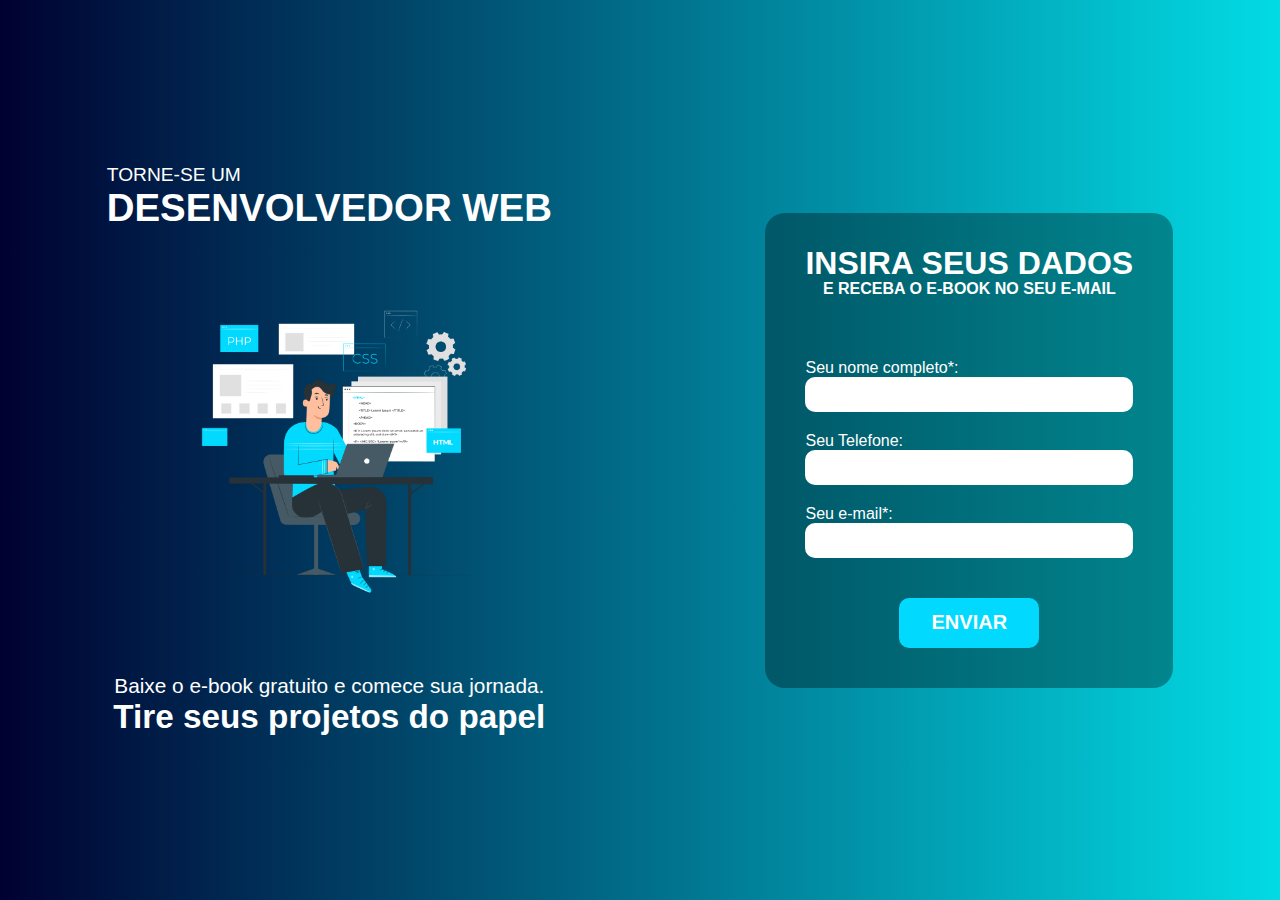
<file: captura-leads/index.html>
<!DOCTYPE html>
<html lang="pt-br">
<head>
    <meta charset="UTF-8">
    <meta http-equiv="X-UA-Compatible" content="IE=edge">
    <meta name="viewport" content="width=device-width, initial-scale=1.0">
    <link rel="stylesheet" href="style.css">
    <title>Torne-se um desenvolvedor web</title>
</head>
<body>
    
    <section>
        <div class="container">
            <div class="flex">
                
                <div class="txt-leads">
                    <h1>
                        TORNE-SE UM <br>
                        <span>DESENVOLVEDOR WEB</span> 
                    </h1>

                    <img src="./images/img (1).png" alt="">

                    <p>Baixe o e-book gratuito e comece sua jornada. <br> 
                        <span>Tire seus projetos do papel</span>
                    </p>
                </div><!--txt-leads-->

                <div class="form-leads">

                    <form action="">
                        <h2>INSIRA SEUS DADOS <br>
                            <span>E RECEBA O E-BOOK NO SEU E-MAIL</span>
                        </h2>

                        <div class="input-box">
                            <label for="nome">Seu nome completo*:</label>
                            <input type="text" name="" id="nome" required>
                        </div><!--input-box-->

                        <div class="input-box">
                            <label for="nome">Seu Telefone:</label>
                            <input type="text" name="" id="nome">
                        </div><!--input-box-->

                        <div class="input-box">
                            <label for="nome">Seu e-mail*:</label>
                            <input type="text" name="" id="nome" required>
                        </div><!--input-box-->

                        <div class="btn-enviar">
                            <input type="submit" value="ENVIAR">
                        </div><!--btn-enviar-->
                    </form>

                </div><!--form-leads-->

            </div><!--flex-->
        </div><!--container-->
    </section>

</body>
</html>
</file>
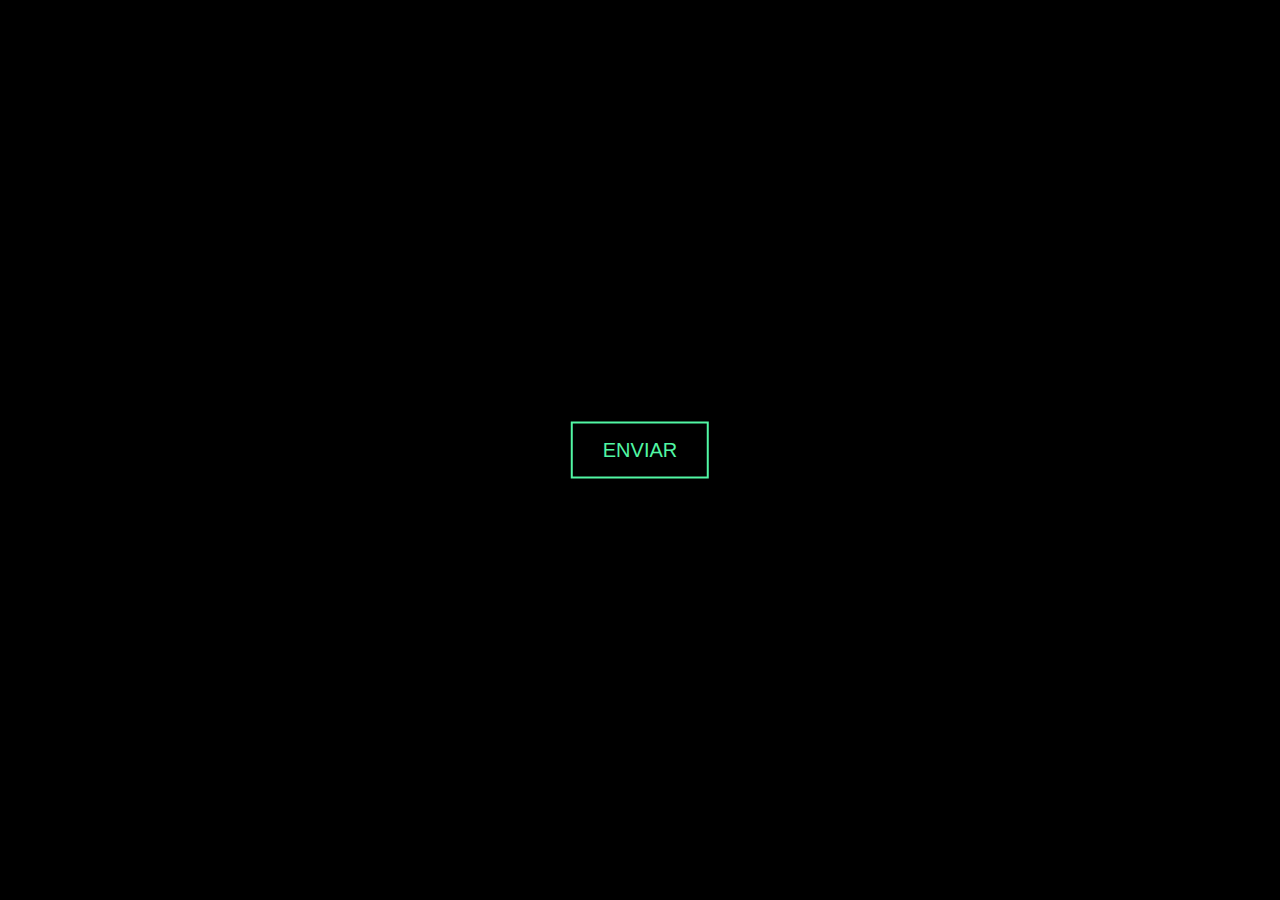
<file: efeito-neon/index.html>
<!DOCTYPE html>
<html lang="pt-br">
<head>
    <meta charset="UTF-8">
    <meta name="viewport" content="width=device-width, initial-scale=1.0">
    <link rel="stylesheet" href="./style.css">
    <title>Efeito neon</title>
</head>
<body>
    <button>ENVIAR</button>
</body>
</html>
</file>
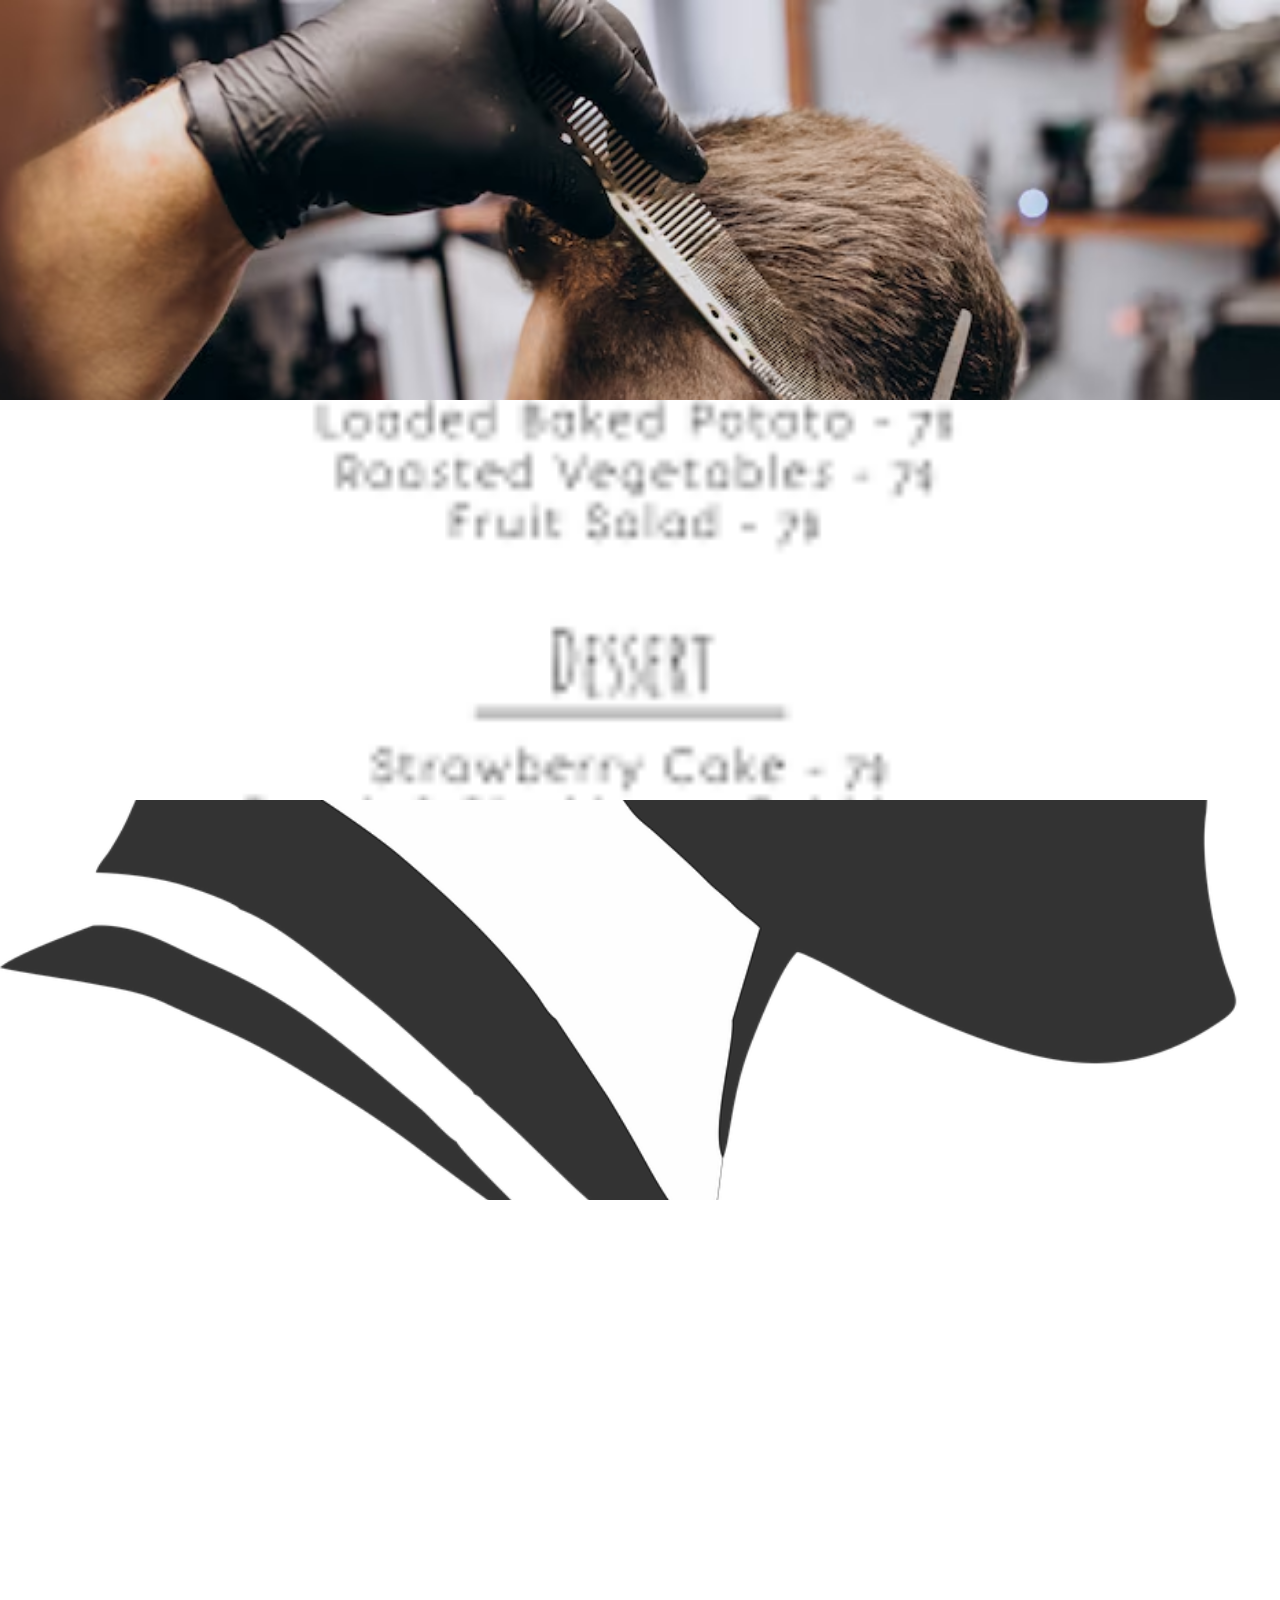
<file: efeito-parallax-scrollbar/index.html>
<!DOCTYPE html>
<html lang="pt-br">
<head>
    <meta charset="UTF-8">
    <meta name="viewport" content="width=device-width, initial-scale=1.0">
    <link rel="stylesheet" href="./style.css">
    <title>Efeito Parallax</title>
</head>
<body>
    <section></section>
    <section></section>
    <section></section>
    <section></section>
</body>
</html>
</file>
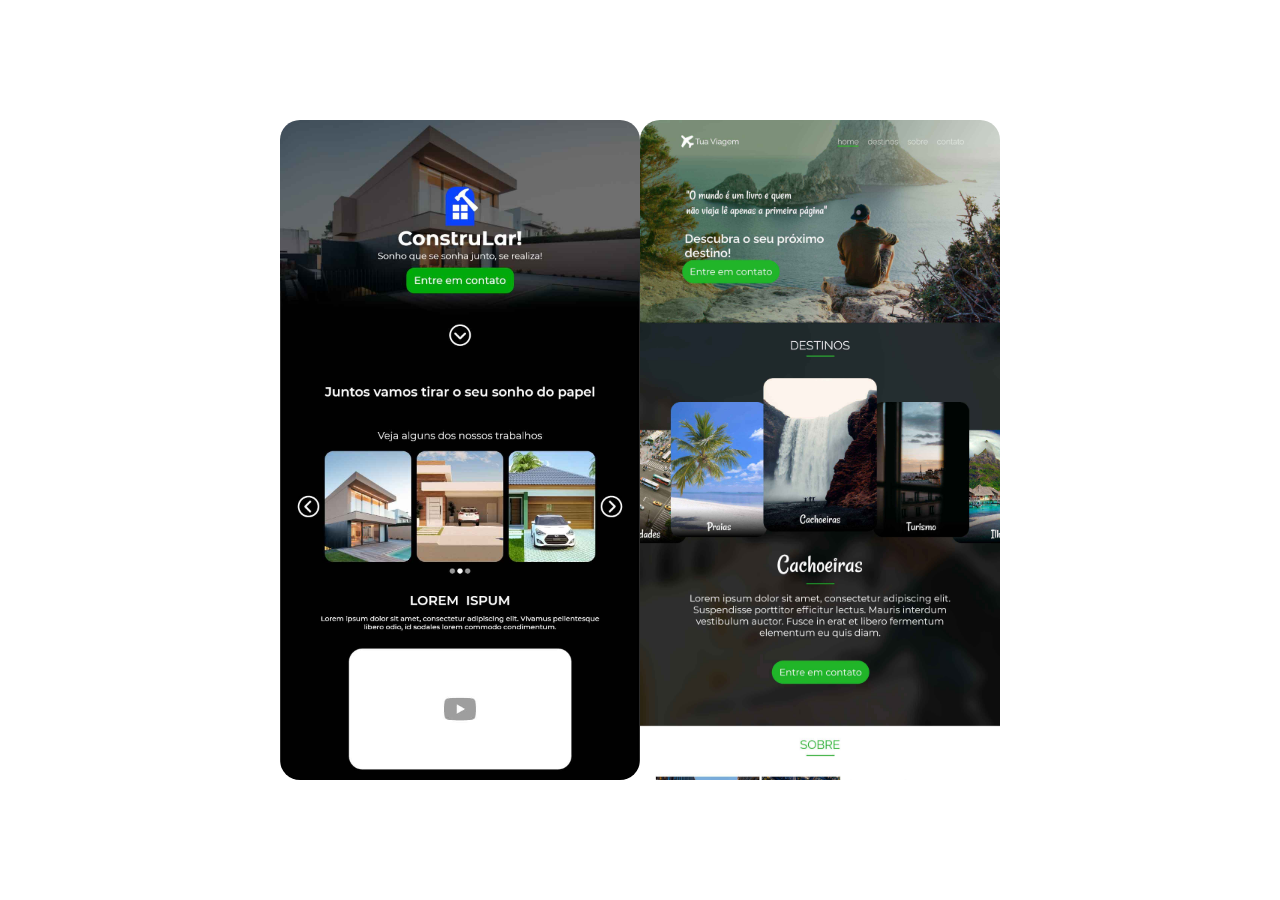
<file: efeito-rolagem-mouse/index.html>
<!DOCTYPE html>
<html lang="pt-br">
<head>
    <meta charset="UTF-8">
    <meta name="viewport" content="width=device-width, initial-scale=1.0">
    <link rel="stylesheet" href="style.css">
    <title>Efeito rolagem com Hover</title>
</head>
<body>

    <div class="img-port site1" style="background-image: url(images/imagem2.jpg); transition: 10s;"></div><!--img-port-->
    
    <div class="img-port site2" style="background-image: url(images/imagem.jpg); transition: 20s;"></div><!--img-port-->

</body>
</html>
</file>
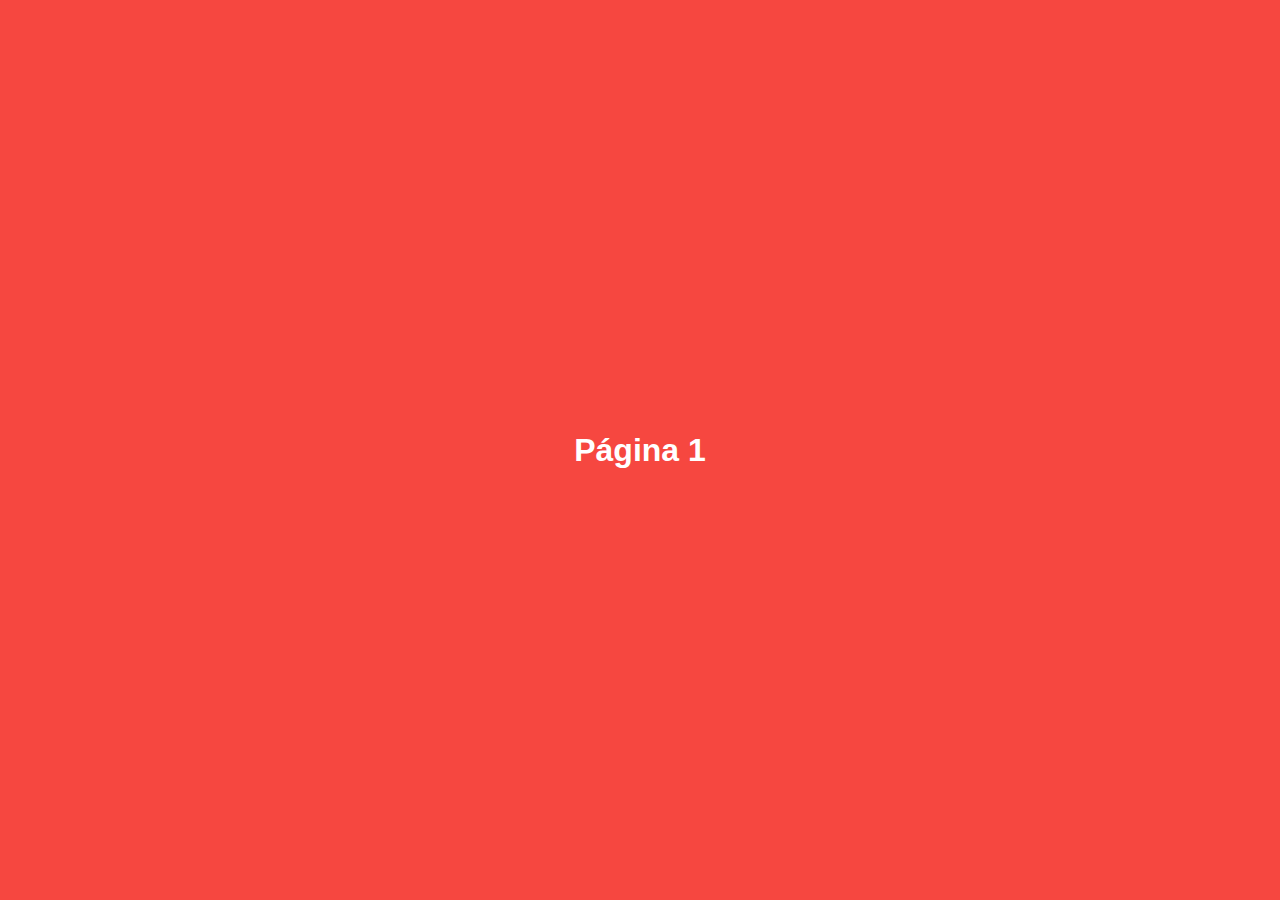
<file: efeito-snepping/index.html>
<!DOCTYPE html>
<html lang="pt-br">
<head>
    <meta charset="UTF-8">
    <meta http-equiv="X-UA-Compatible" content="IE=edge">
    <link rel="stylesheet" href="style.css">
    <meta name="viewport" content="width=device-width, initial-scale=1.0">
    <title>Efeito Snapping</title>
</head>
<body>
    <div class="interface">
        <section class="page1">
            <h1>Página 1</h1>
        </section><!--page1-->
        <section class="page2">
            <h1>Página 2</h1>
        </section><!--page2-->
        <section class="page3">
            <h1>Página 3</h1>
        </section><!--page3-->
        <section class="page4">
            <h1>Página 4</h1>
        </section><!--page4-->
        <section class="page5">
            <h1>Página 5</h1>
        </section><!--page5-->

    </div><!--interface-->
</body>
</html>
</file>
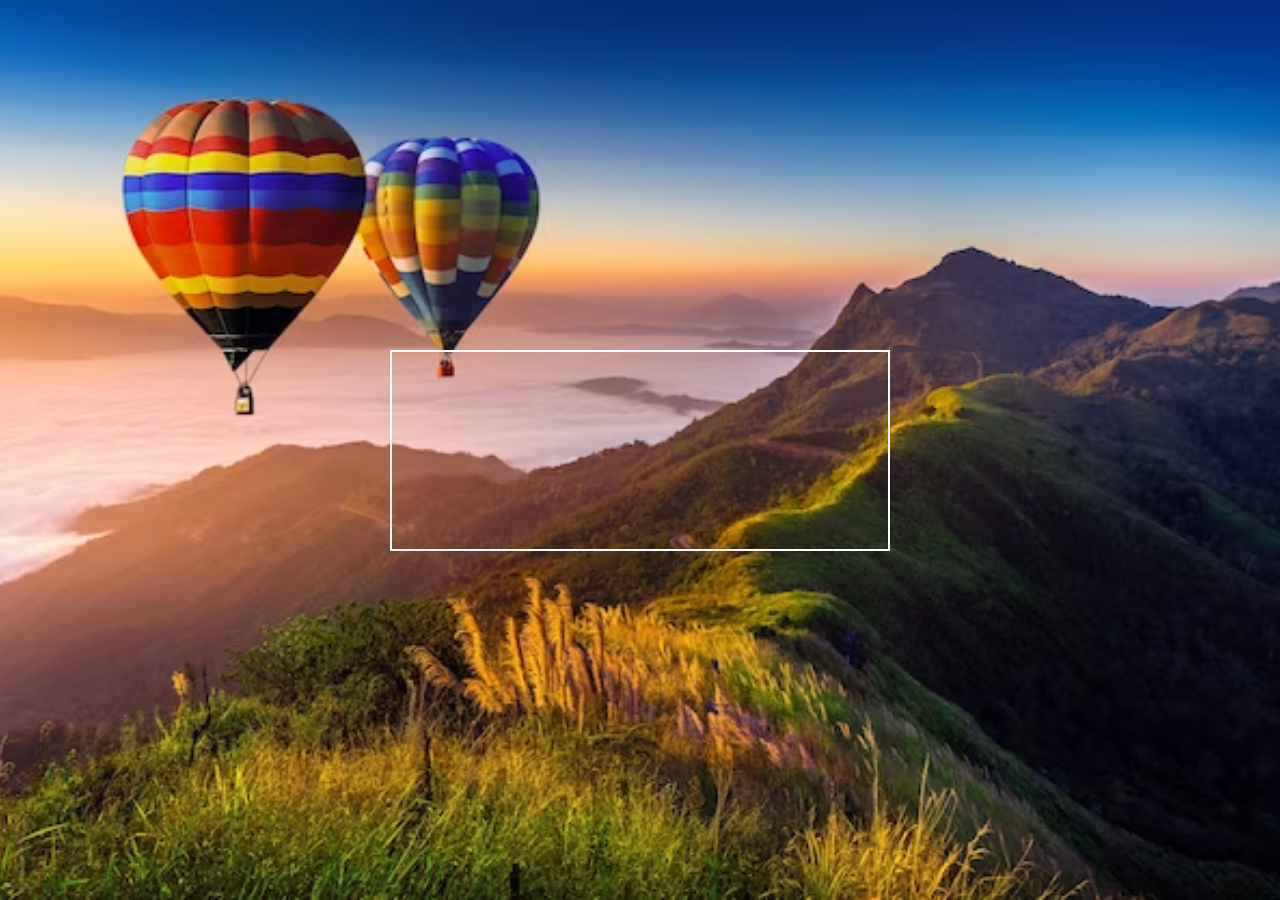
<file: efeito-vidro/index.html>
<!DOCTYPE html>
<html lang="pr-br">
<head>
    <meta charset="UTF-8">
    <meta name="viewport" content="width=device-width, initial-scale=1.0">
    <link rel="stylesheet" href="./style.css">
    <title>Efeito Vidro (glassmorphism)</title>
</head>
<body>
    <div class="container">
      <div class="text">
        <h1>Bom dia!</h1>
        <p>Lorem ipsum dolor sit amet consectetur, adipisicing elit. Totam voluptate esse dolorum quas optio nam exercitationem blanditiis beatae, odit accusantium debitis rerum sunt eius, necessitatibus, aliquam voluptatem? Distinctio, eaque sequi?</p>
       </div>
    </div>
</body>
</html>
</file>
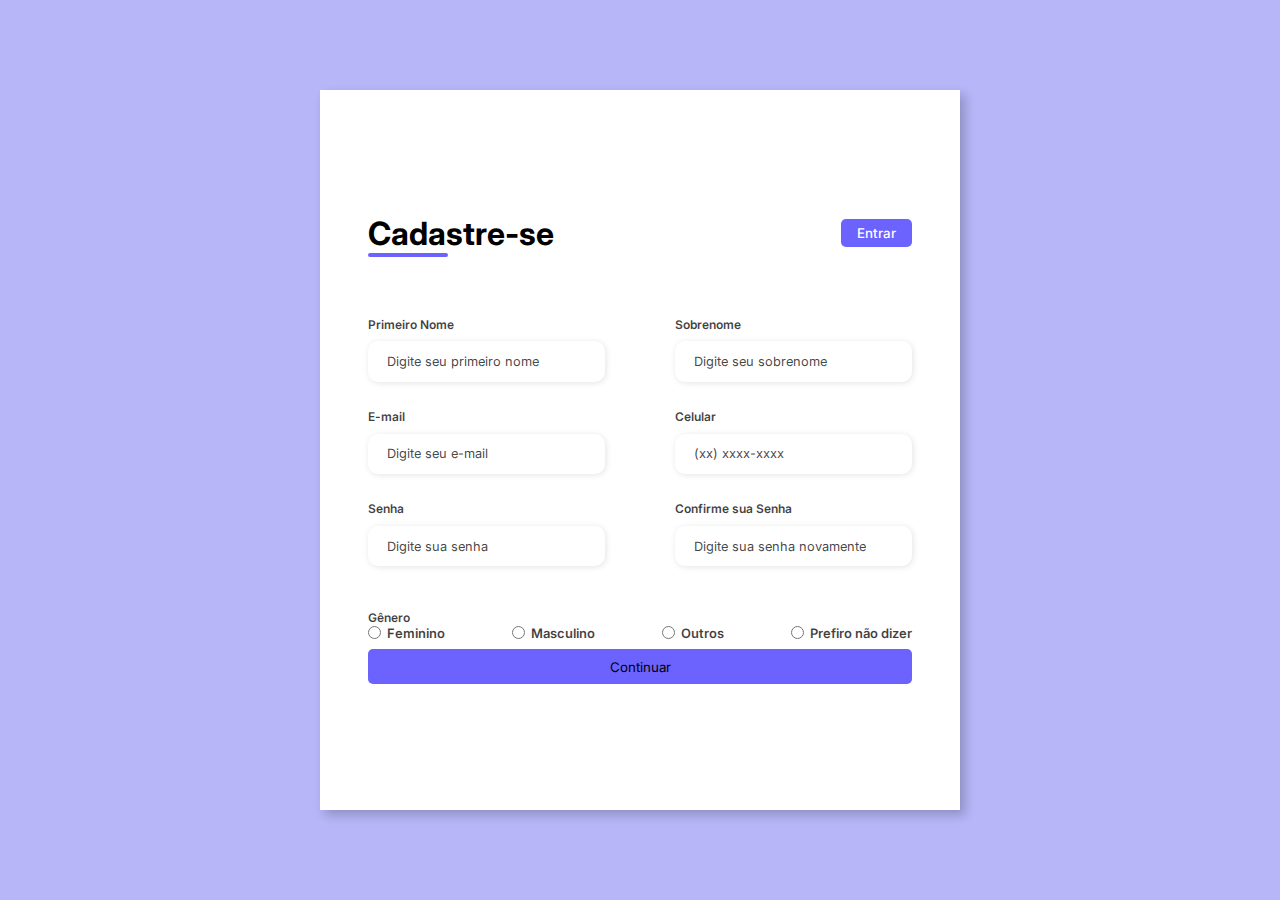
<file: formulario-cadastro/index.html>
<!DOCTYPE html>
<html lang="pt-br">

<head>
    <meta charset="UTF-8">
    <meta http-equiv="X-UA-Compatible" content="IE=edge">
    <meta name="viewport" content="width=device-width, initial-scale=1.0">
    <link rel="stylesheet" href="./style.css">
    <title>Formulário</title>
</head>

<body>
    <div class="container">
        <aside class="form-image">
            <img src="./undraw_Shopping_re_hdd9 (1).png" alt="Imagem de Compras">
        </aside>
        <main class="form">
            <form action="#">
                <header class="form-header">
                    <div class="title">
                        <h1>Cadastre-se</h1>
                    </div>
                    <div class="login-button">
                        <button type="button"><a href="#">Entrar</a></button>
                    </div>
                </header>

                <section class="input-group">
                    <div class="input-box">
                        <label for="firstname">Primeiro Nome</label>
                        <input id="firstname" type="text" name="firstname" placeholder="Digite seu primeiro nome" required>
                    </div>

                    <div class="input-box">
                        <label for="lastname">Sobrenome</label>
                        <input id="lastname" type="text" name="lastname" placeholder="Digite seu sobrenome" required>
                    </div>
                    <div class="input-box">
                        <label for="email">E-mail</label>
                        <input id="email" type="email" name="email" placeholder="Digite seu e-mail" required>
                    </div>

                    <div class="input-box">
                        <label for="number">Celular</label>
                        <input id="number" type="tel" name="number" placeholder="(xx) xxxx-xxxx" required>
                    </div>

                    <div class="input-box">
                        <label for="password">Senha</label>
                        <input id="password" type="password" name="password" placeholder="Digite sua senha" required>
                    </div>

                    <div class="input-box">
                        <label for="confirmPassword">Confirme sua Senha</label>
                        <input id="confirmPassword" type="password" name="confirmPassword" placeholder="Digite sua senha novamente" required>
                    </div>
                </section>

                <section class="gender-inputs">
                    <div class="gender-title">
                        <h6>Gênero</h6>
                    </div>

                    <div class="gender-group">
                        <div class="gender-input">
                            <input id="female" type="radio" name="gender" value="female">
                            <label for="female">Feminino</label>
                        </div>

                        <div class="gender-input">
                            <input id="male" type="radio" name="gender" value="male">
                            <label for="male">Masculino</label>
                        </div>

                        <div class="gender-input">
                            <input id="others" type="radio" name="gender" value="others">
                            <label for="others">Outros</label>
                        </div>

                        <div class="gender-input">
                            <input id="none" type="radio" name="gender" value="none">
                            <label for="none">Prefiro não dizer</label>
                        </div>
                    </div>
                </section>

                <footer class="continue-button">
                    <button type="submit">Continuar</button>
                </footer>
            </form>
        </main>
    </div>
</body>

</html>
</file>
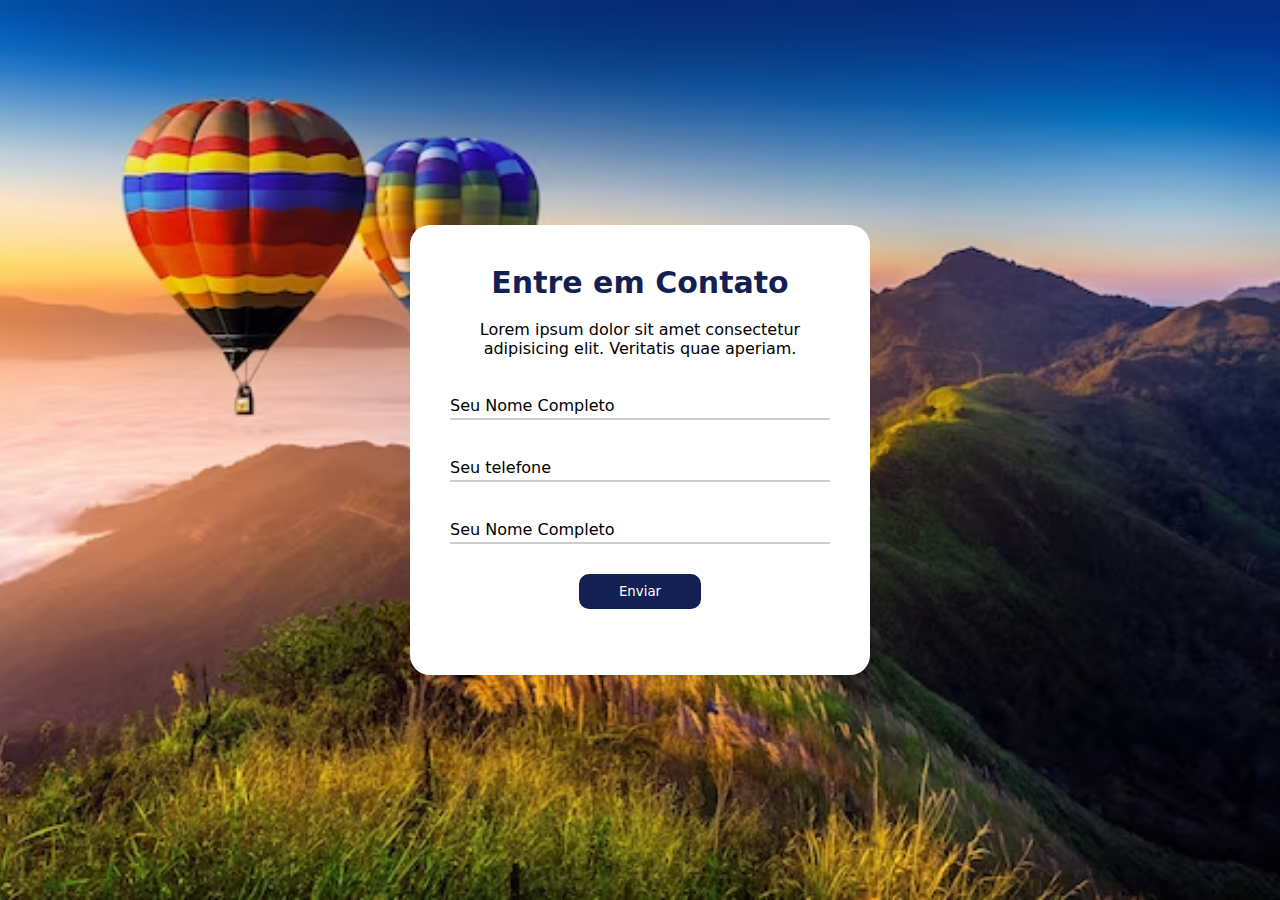
<file: formulario-personalizar-caixa-texto/index.html>
<!DOCTYPE html>
<html lang="pt-br">
<head>
    <meta charset="UTF-8">
    <meta name="viewport" content="width=device-width, initial-scale=1.0">
    <title>Formulario e Personalizar a caixa de Texto (input)</title>
    <link rel="stylesheet" href="./style.css">
</head>
<body>
    <section class="form-container">
        <div class="container">
            <form action="">
                <h1>Entre em Contato</h1>
                <p>Lorem ipsum dolor sit amet consectetur adipisicing elit. Veritatis quae aperiam.</p>
                <div class="input-single">
                    <input type="text" name="" id="nome-box" class="input" autocomplete="off" required>
                    <label for="nome-box">Seu Nome Completo</label>
                </div>
                <div class="input-single">
                    <input type="text" name="" id="email-box" class="input" autocomplete="off" required>
                    <label for="email-box">Seu telefone</label>
                </div>
                <div class="input-single">
                    <input type="text" name="" id="tel-box" class="input" autocomplete="off" required>
                    <label for="tel-box">Seu Nome Completo</label>
                </div>
                <div class="btn"><input type="submit" value="Enviar"></div>
            </form>
        </div>
    </section>
</body>
</html>
</file>
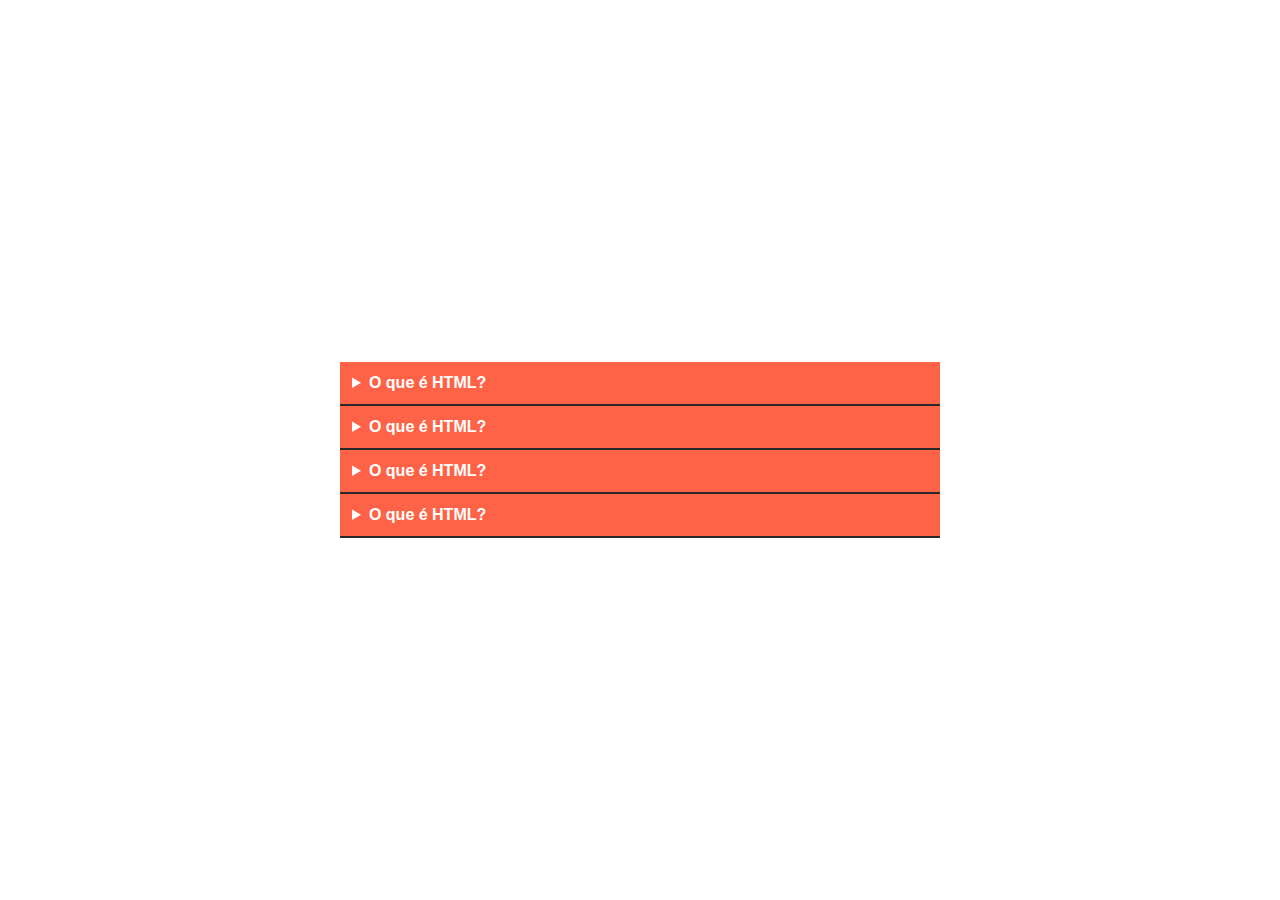
<file: lista-dropdown/index.html>
<!DOCTYPE html>
<html lang="pt-br">
<head>
    <meta charset="UTF-8">
    <meta name="viewport" content="width=device-width, initial-scale=1.0">
    <link rel="stylesheet" href="./style.css">
    <title>Lista DropDown (FAQ)</title>
</head>
<body>
    <section>
        <details>
            <summary>O que é HTML?</summary>
            <p>Lorem ipsum dolor sit amet consectetur adipisicing elit. Mollitia temporibus, necessitatibus dolores facilis delectus voluptatem modi dolor praesentium. Doloribus natus quisquam voluptatum fugiat eveniet doloremque, eligendi nam in dolores fuga!</p>

        </details>
        <details>
            <summary>O que é HTML?</summary>
            <p>Lorem ipsum dolor sit amet consectetur adipisicing elit. Mollitia temporibus, necessitatibus dolores facilis delectus voluptatem modi dolor praesentium. Doloribus natus quisquam voluptatum fugiat eveniet doloremque, eligendi nam in dolores fuga!</p>
            
        </details>
        <details>
            <summary>O que é HTML?</summary>
            <p>Lorem ipsum dolor sit amet consectetur adipisicing elit. Mollitia temporibus, necessitatibus dolores facilis delectus voluptatem modi dolor praesentium. Doloribus natus quisquam voluptatum fugiat eveniet doloremque, eligendi nam in dolores fuga!</p>
            
        </details>
        <details>
            <summary>O que é HTML?</summary>
            <p>Lorem ipsum dolor sit amet consectetur adipisicing elit. Mollitia temporibus, necessitatibus dolores facilis delectus voluptatem modi dolor praesentium. Doloribus natus quisquam voluptatum fugiat eveniet doloremque, eligendi nam in dolores fuga!</p>
            
        </details>
    </section>
</body>
</html>
</file>
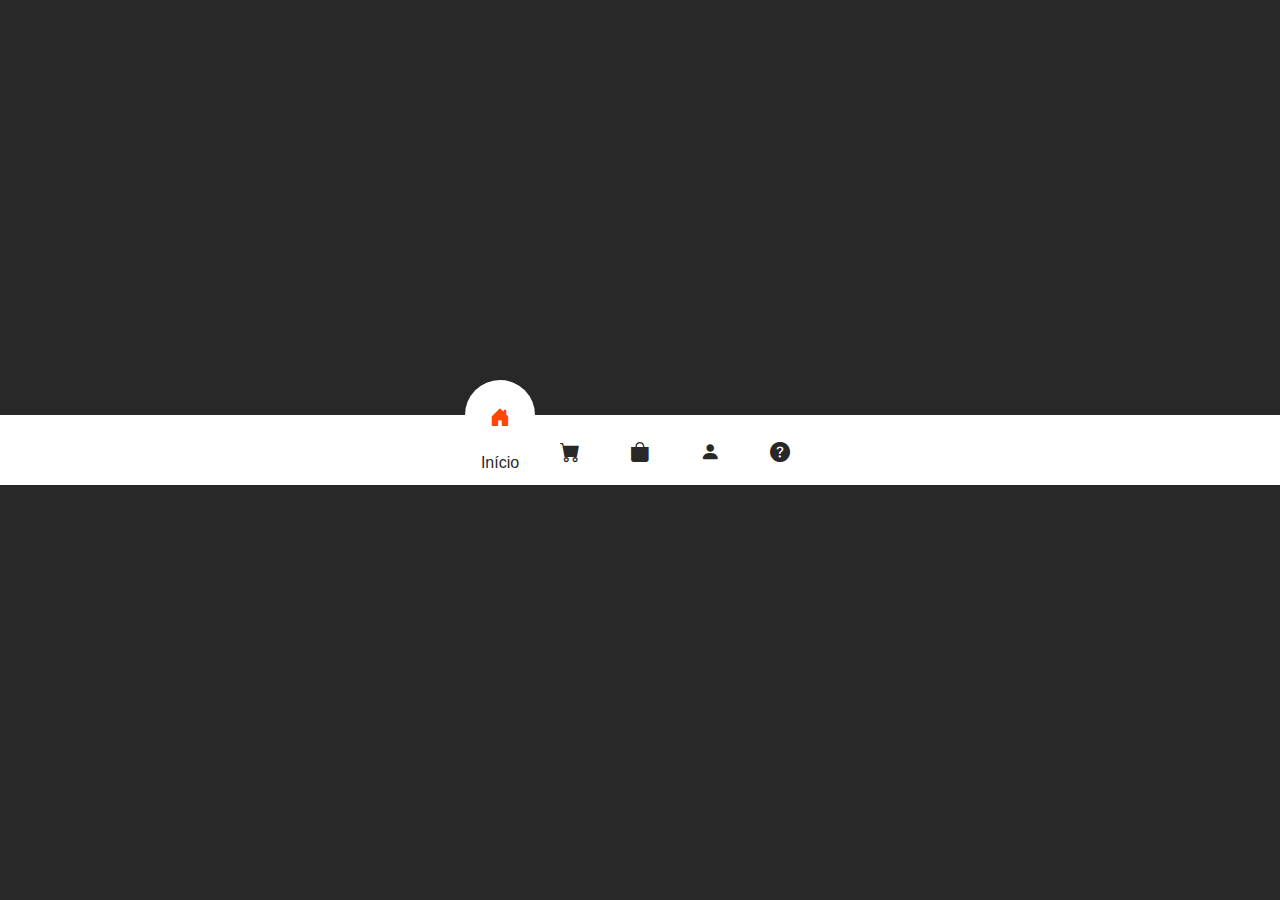
<file: navegacao-magica/index.html>
<!DOCTYPE html>
<html lang="pt-br">
<head>
    <meta charset="UTF-8">
    <meta http-equiv="X-UA-Compatible" content="IE=edge">
    <meta name="viewport" content="width=device-width, initial-scale=1.0">
    <link rel="stylesheet" href="https://cdn.jsdelivr.net/npm/bootstrap-icons@1.10.5/font/bootstrap-icons.css">
    <link rel="stylesheet" href="style.css">
    <title>Navegação mágica</title>
</head>
<body>
    
    <div class="navegacao">

        <ul>
            <li class="lista ativo">
                <a href="#">
                    <span class="icone"><i class="bi bi-house-door-fill"></i></span>
                    <span class="texto">Início</span>
                </a>
            </li>
            <li class="lista">
                <a href="#">
                    <span class="icone"><i class="bi bi-cart-fill"></i></span>
                    <span class="texto">Carrinho</span>
                </a>
            </li>
            <li class="lista">
                <a href="#">
                    <span class="icone"><i class="bi bi-bag-fill"></i></span>
                    <span class="texto">Ofertas</span>
                </a>
            </li>
            <li class="lista">
                <a href="#">
                    <span class="icone"><i class="bi bi-person-fill"></i></span>
                    <span class="texto">Perfil</span>
                </a>
            </li>
            <li class="lista">
                <a href="#">
                    <span class="icone"><i class="bi bi-question-circle-fill"></i></span>
                    <span class="texto">Ajuda</span>
                </a>
            </li>
            <div class="indicador"></div>
        </ul>
    </div><!--navegacao-->

    <script src="./main.js"></script>
</body>
</html>
</file>
<file: captura-leads/style.css>
*{
    margin: 0;
    padding: 0;
    box-sizing: border-box;
    font-family: "Outfit",sans-serif;
}

html{
    height: 100vh;
}

body{
    height: 100vh;
    background-image: linear-gradient(to left, #02DBE4, #000131);
}

.container{
    max-width: 1280px;
    margin: auto;
}

.flex{
    display: flex;
    align-items: center;
    justify-content: space-around;
    height: 100vh;
}

.txt-leads{
    text-align: center;
}

.txt-leads h1{
    color: #fff;
    font-size: 1.2em;
    font-weight: 500;
    text-align: left;
}

.txt-leads h1 span{
    font-size: 2em;
    font-weight: 700;
}

.txt-leads img{
    width: 320px;
    margin: 60px 0;
}

.txt-leads p{
    color: #fff;
    font-size: 1.3em;
}

.txt-leads p span{
    font-size: 1.6em;
    font-weight: 600;
}

form{
    width: 100%;
    background-color: #00000055;
    border-radius: 20px;
    padding: 40px;
}

form h2{
    text-align: center;
    font-size: 2em;
    color: #fff;
    line-height: 20px;
    margin-bottom: 60px;
}

form h2 span{
    font-size: 0.5em;
}

.input-box{
    margin-bottom: 20px;
}

.input-box label{
    display: block;
    color: #fff;
}

.input-box input{
    width: 100%;
    padding: 10px;
    outline: none;
    border-radius: 10px;
    border: none;
}

.btn-enviar{
    text-align: center;
    margin-top: 40px;
}

.btn-enviar input{
    width: 140px;
    height: 50px;
    border: 0;
    background-color: #01DAFE;
    color: #fff;
    font-size: 20px;
    font-weight: 700;
    border-radius: 10px;
    cursor: pointer;
}
</file>
<file: efeito-neon/style.css>
* {
    margin: 0;
    padding: 0;
    box-sizing: border-box;
}

body {
    background-color: black;
}

button {
    position: absolute;
    top: 50%;
    left: 50%;
    transform: translate(-50%, -50%);
    padding: 15px 30px;
    font-size: 20px;
    background: transparent;
    border: 2px solid #51f7a4; 
    color:#51f7a4;
    cursor: pointer;
    transition: all 0.2s ease-in-out;
}

button:hover {
    box-shadow: 0 0 15px #51f7a4, inset 0 0 15px #51f7a4;
    text-shadow: 0 0 15px #51f7a4;

}
</file>
<file: efeito-parallax-scrollbar/style.css>
* {
    margin: 0;
    padding: 0;
    box-sizing: border-box;
}

section {
    width: 100%;
    height: 400px; /* Aumentar a altura para 400px para um efeito parallax visível */
    background-position: center;
    background-repeat: no-repeat;
    background-size: cover;
    background-attachment: fixed;
}

section:nth-of-type(1) {
    background-image: url(./cabelo.png);
}

section:nth-of-type(2) { /* Corrigir para 2 */
    background-image: url(./images.png);
}

section:nth-of-type(3) { /* Corrigir para 3 */
    background-image: url(./logo-barbearia.png);
}

section:nth-of-type(4) { /* Corrigir para 4 */
    background-image: url(./sopa.png);
}

::-webkit-scrollbar{
    width: 10px;
}

::-webkit-scrollbar-thumb{
    background-color: tomato;
}
</file>
<file: efeito-rolagem-mouse/style.css>
*{
    margin: 0;
    padding: 0;
    box-sizing: border-box;
}

body{
    height: 100vh;
    display: flex;
    align-items: center;
    justify-content: center;
}

.img-port{
    width: 360px;
    height: 660px;
    background-size: cover;
    background-position: 100% 0%;
    border-radius: 20px;
    cursor: pointer;
}

.img-port:hover{
    background-position: 100% 100%;
}

.site1{
    background-image: url(images/imagem.jpg);
    transition: 100s;
}

.site2{
    background-image: url(images/imagem2.jpg);
    transition: 10s;
}
</file>
<file: efeito-snepping/style.css>
*{
    margin: 0;
    padding: 0;
    box-sizing: border-box;
    font-family: 'Outfit', sans-serif;
}

.page1{
    background-color: #f64740;
}
.page2{
    background-color: #3772ff;
}
.page3{
    background-color: #fdca40;
}
.page4{
    background-color: #00ffae;
}
.page5{
    background-color: #06070e;
}

.interface{
    height: 100vh;
    scroll-snap-type: y mandatory;
    overflow-y:scroll ;
}

section{
    height: 100vh;
    scroll-snap-align: start;
    display: flex;
    position: sticky;
    top: 0;
    left: 0;
    align-items: center;
    justify-content: center;
    color: #fff;
}
</file>
<file: efeito-vidro/style.css>
*{
    margin: 0;
    padding: 0;
    box-sizing: border-box;
    font-family: Arial, Helvetica, sans-serif;
}

body{
    width: 100%;
    height: 100vh;
    background-image: url(./paisagem.png);
    background-position: center;
    background-repeat: no-repeat;
    background-size: cover;
    display: flex;
    align-items: center;
    justify-content: center;
}

.container{
    width: 100%;
    max-width: 500px;
    background-color: transparent;
    padding: 35px;
    backdrop-filter: blur(0px);
    border: 2px solid white;
    overflow: hidden;
    transition: backdrop-filter(0.5s);
}

.text{
    color: white;
    position: relative;
    top: 200px;
    transition: top 1s;
}
.container:hover .text {
    top: 0;

}

.container:hover{
    backdrop-filter: blur(10px);
}
</file>
<file: formulario-cadastro/style.css>
@import url('https://fonts.googleapis.com/css2?family=Inter:wght@200;300;400;500&family=Open+Sans:wght@300;400;500;600&display=swap');
* {
    padding: 0;
    margin: 0;
    box-sizing: border-box;
    font-family: 'Inter', sans-serif;
}

body {
    width: 100%;
    height: 100vh;
    display: flex;
    justify-content: center;
    align-items: center;
    background: #0c0ce94d;
}

.container {
    width: 80%;
    height: 80vh;
    display: flex;
    box-shadow: 5px 5px 10px rgba(0, 0, 0, 0.212);
}

.form-image {
    width: 50%;
    display: flex;
    justify-content: center;
    align-items: center;
    background-color: #fde3a7d7;
    padding: 1rem;
}

.form-image img {
    width: 31rem;
}

.form {
    width: 50%;
    display: flex;
    flex-direction: column;
    justify-content: center;
    align-items: center;
    background-color: #fff;
    padding: 3rem;
}

.form-header {
    margin-top: 30px;
    margin-bottom: 3rem;
    display: flex;
    justify-content: space-between;
}

.login-button {
    display: flex;
    align-items: center;
}

.login-button button {
    border: none;
    background-color: #6c63ff;
    padding: 0.4rem 1rem;
    border-radius: 5px;
    cursor: pointer;
}

.login-button button:hover {
    background-color: #6b63fff1;
}

.login-button button a {
    text-decoration: none;
    font-weight: 500;
    color: #fff;
}

.form-header h1::after {
    content: '';
    display: block;
    width: 5rem;
    height: 0.3rem;
    background-color: #6c63ff;
    margin: 0 auto;
    position: absolute;
    border-radius: 10px;
}

.input-group {
    display: flex;
    flex-wrap: wrap;
    justify-content: space-between;
    padding: 1rem 0;
}

.input-box {
    display: flex;
    flex-direction: column;
    margin-bottom: 1.1rem;
}

.input-box input {
    margin: 0.6rem 0;
    padding: 0.8rem 1.2rem;
    border: none;
    border-radius: 10px;
    box-shadow: 1px 1px 6px #0000001c;
    font-size: 0.8rem;
}

.input-box input:hover {
    background-color: #eeeeee75;
}

.input-box input:focus-visible {
    outline: 1px solid #6c63ff;
}

.input-box label,
.gender-title h6 {
    font-size: 0.75rem;
    font-weight: 600;
    color: #000000c0;
}

.input-box input::placeholder {
    color: #000000be;
}

.gender-group {
    display: flex;
    justify-content: space-between;
}

.gender-input {
    display: flex;
    align-items: center;
}

.gender-input input {
    margin-right: 0.35rem;
}

.gender-input label {
    font-size: 0.81rem;
    font-weight: 600;
    color: #000000c0;
}

.continue-button button {
    width: 100%;
    margin-top: .5rem;
    margin-bottom: 2rem;
    border: none;
    background-color: #6c63ff;
    padding: 0.62rem;
    border-radius: 5px;
    cursor: pointer;
}

.continue-button button:hover {
    background-color: #6b63fff1;
}

.continue-button button a {
    text-decoration: none;
    font-size: 0.93rem;
    font-weight: 500;
    color: #fff;
}

@media screen and (max-width: 1330px) {
    .form-image {
        display: none;
    }
    .container {
        width: 50%;
    }
    .form {
        width: 100%;
    }
}

@media screen and (max-width: 1064px) {
    .container {
        width: 90%;
        height: auto;
    }
    .input-group {
        flex-direction: column;
        z-index: 5;
        padding-right: 5rem;
        max-height: 10rem;
        overflow-y: scroll;
        flex-wrap: nowrap;
    }
    .gender-inputs {
        margin-top: 2rem;
    }
    .gender-group {
        flex-direction: column;
    }
    .gender-title h6 {
        margin: 0;
    }
    .gender-input {
        margin-top: 0.5rem;
    }
}
</file>
<file: formulario-personalizar-caixa-texto/style.css>
* {
    margin: 0;
    padding: 0;
    box-sizing: border-box;
    font-family: system-ui, -apple-system, BlinkMacSystemFont, 'Segoe UI', Roboto, Oxygen, Ubuntu, Cantarell, 'Open Sans', 'Helvetica Neue', sans-serif;
}

body{
    width: 100%;
    height: 100vh;
    background-image: url(./paisagem.png);
    background-position: center;
    background-repeat: no-repeat;
    background-size: cover;
    display: flex;
    align-items: center;
    justify-content: center;
}

.container{
    max-width: 1280px;
    margin: 0 auto;
    padding: 0 4%;
}
form {
    background-color: #fff;
    max-width: 500px;
    height: 450px;
    padding: 40px;
    border-radius: 20px;
}

form h1{
    text-align: center;
    font-size: 30px;
    color: #141f52;
}

form p{
    text-align: center;
    margin: 20px 0;
}

.input-single{
    position: relative;
    margin: 30px 0;
}
.input-single label{
    position: absolute;
    left: 0;
    bottom: 5px;
    transition: all 0.2s;
    cursor: text;
}

.input{
    width: 100%;
    border: 0;
    border-bottom: 2px solid #ccc;
    padding: 5px;
    font-size: 17px;
    outline: none;
}

form .input-single .input:focus ~ label,
form .input-single .input:valid ~ label{
    transform: translateY(-24px);
    font-size: 12px;
    color: #141f52;
}

.btn{
    width: 100%;
    text-align: center;
}

form input[type=submit]{
    padding: 10px 40px;
    border: 0;
    border-radius: 10px;
    background-color: #141f52;
    color: #fff;
    cursor: pointer;
}
</file>
<file: lista-dropdown/style.css>
*{
    margin: 0;
    padding: 0;
    box-sizing: border-box;
    font-family: 'Segoe UI', Tahoma, Geneva, Verdana, sans-serif;
}
body{
    width: 100%;
    height: 100vh;
    display: flex;
    align-items: center;
    justify-content: center;
}

section{
    width: 60%;
    max-width: 600px;
}

section details summary{
    background-color: tomato;
    padding: 2%;
    border-bottom: 2px solid #282828;
    color: #fff;
    font-weight: 600;
}

section details p{
    background-color: #282828;
    color: #fff;
    padding: 2%;
}
</file>
<file: navegacao-magica/style.css>
*{
    margin: 0;
    padding: 0;
    box-sizing: border-box;
    font-family: "Sora", sans-serif;
}

body{
    height: 100vh;
    background-color: #282828;
    display: flex;
    align-items: center;
    justify-content: center;
}

.navegacao{
    width: 100%;
    height: 70px;
    background-color: #fff;
    display: flex;
    justify-content: center;
    align-items: center;
    position: relative;
}

.navegacao ul{
    width: 350px;
    display: flex;
}

.navegacao ul li{
    width: 70px;
    height: 70px;
    list-style-type: none;
    position: relative;
    z-index: 1;
}

.navegacao ul li a{
    width: 100%;
    display: flex;
    align-items: center;
    justify-content: center;
    flex-direction: column;
    text-decoration: none;
    position: relative;
}

.navegacao ul li a .icone{
    display: block;
    line-height: 75px;
    font-size: 20px;
    color: #282828;
    position: relative;
    transition: .5s;
}

.navegacao ul li a .texto{
    color: #282828;
    position: absolute;
    opacity: 0;
    transition: .5s;
    transform: translateY(20px);
}

.navegacao ul li.ativo a .icone{
    transform: translateY(-35px);
    color: #FE4701;
}

.navegacao ul li.ativo a .texto{
    opacity: 1;
    transform: translateY(10px);
}

.indicador{
    width: 70px;
    height: 70px;
    background-color: #fff;
    border-radius: 50%;
    position: absolute;
    top: -50%;
    transition: .5s;
}

.navegacao ul li:nth-child(1).ativo ~ .indicador{
    transform: translateX(calc(70px * 0));
}
.navegacao ul li:nth-child(2).ativo ~ .indicador{
    transform: translateX(calc(70px * 1));
}
.navegacao ul li:nth-child(3).ativo ~ .indicador{
    transform: translateX(calc(70px * 2));
}
.navegacao ul li:nth-child(4).ativo ~ .indicador{
    transform: translateX(calc(70px * 3));
}
.navegacao ul li:nth-child(5).ativo ~ .indicador{
    transform: translateX(calc(70px * 4));
}
</file>
